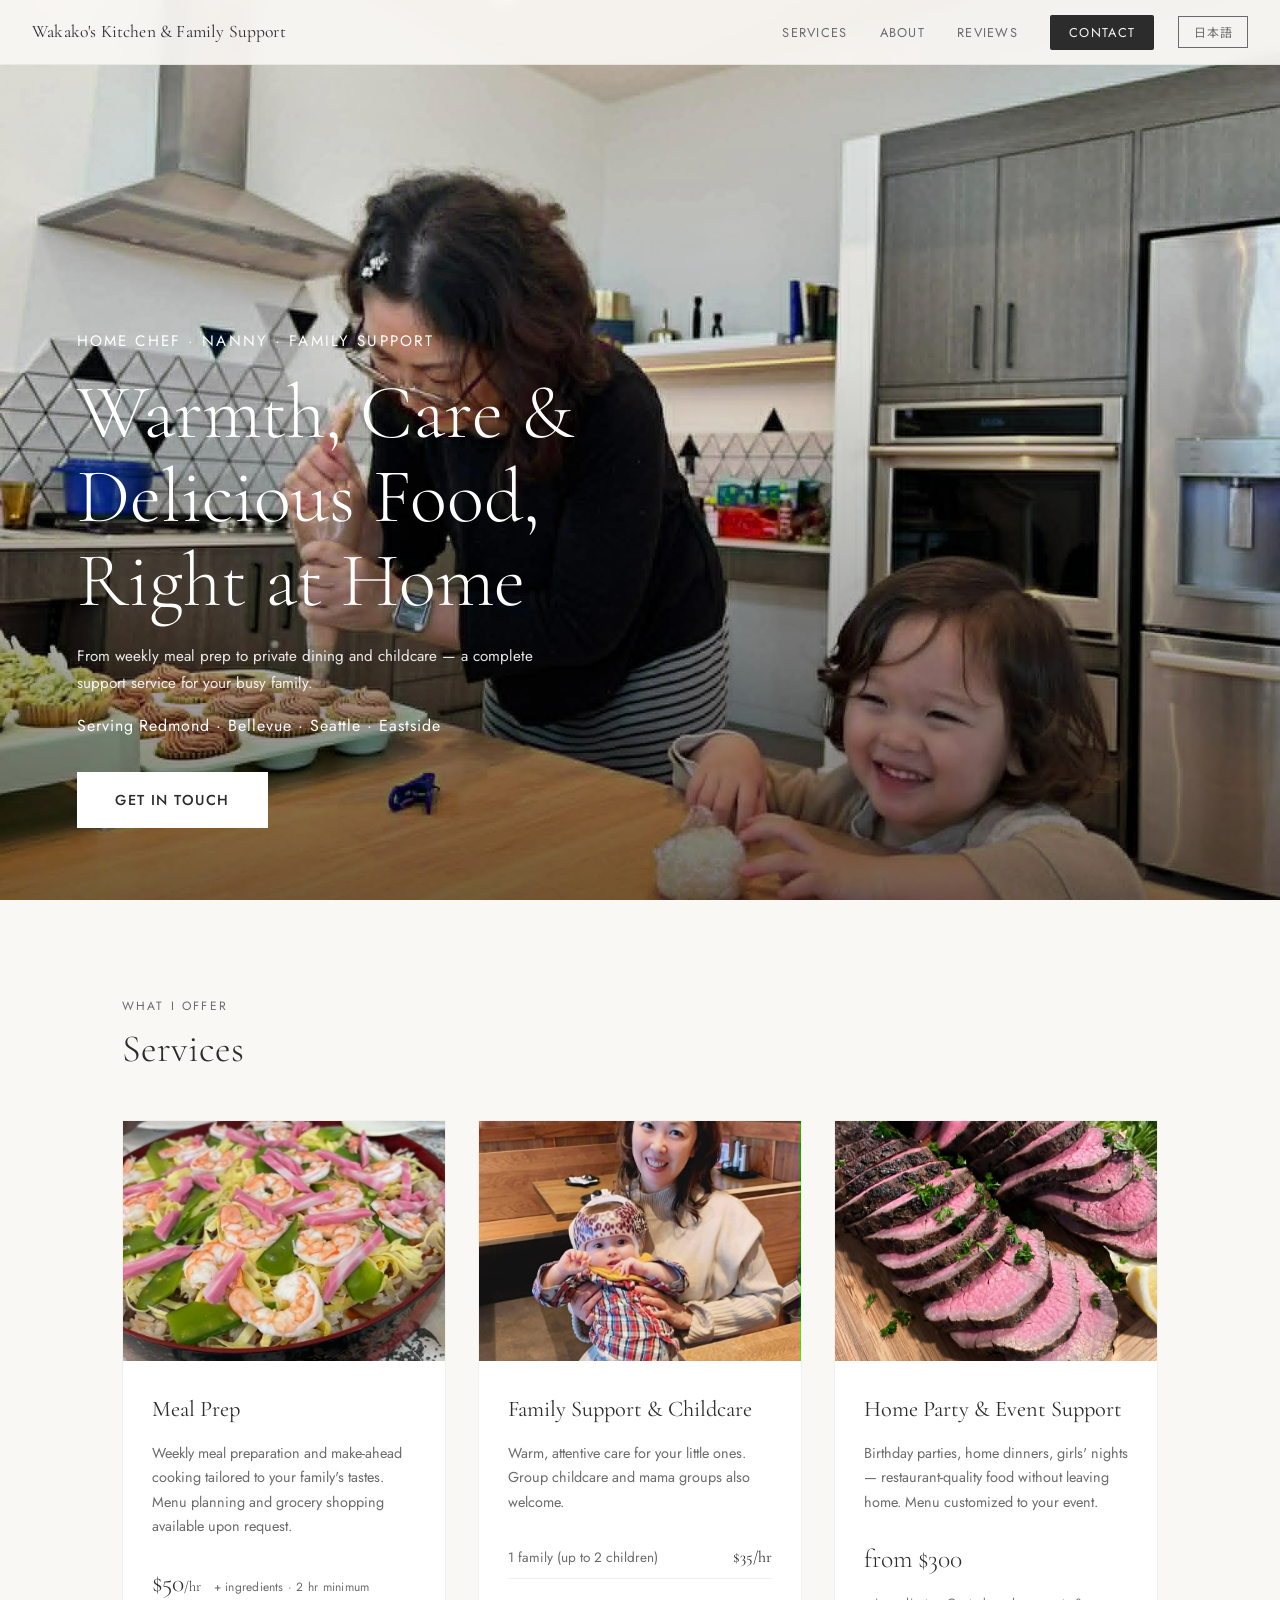
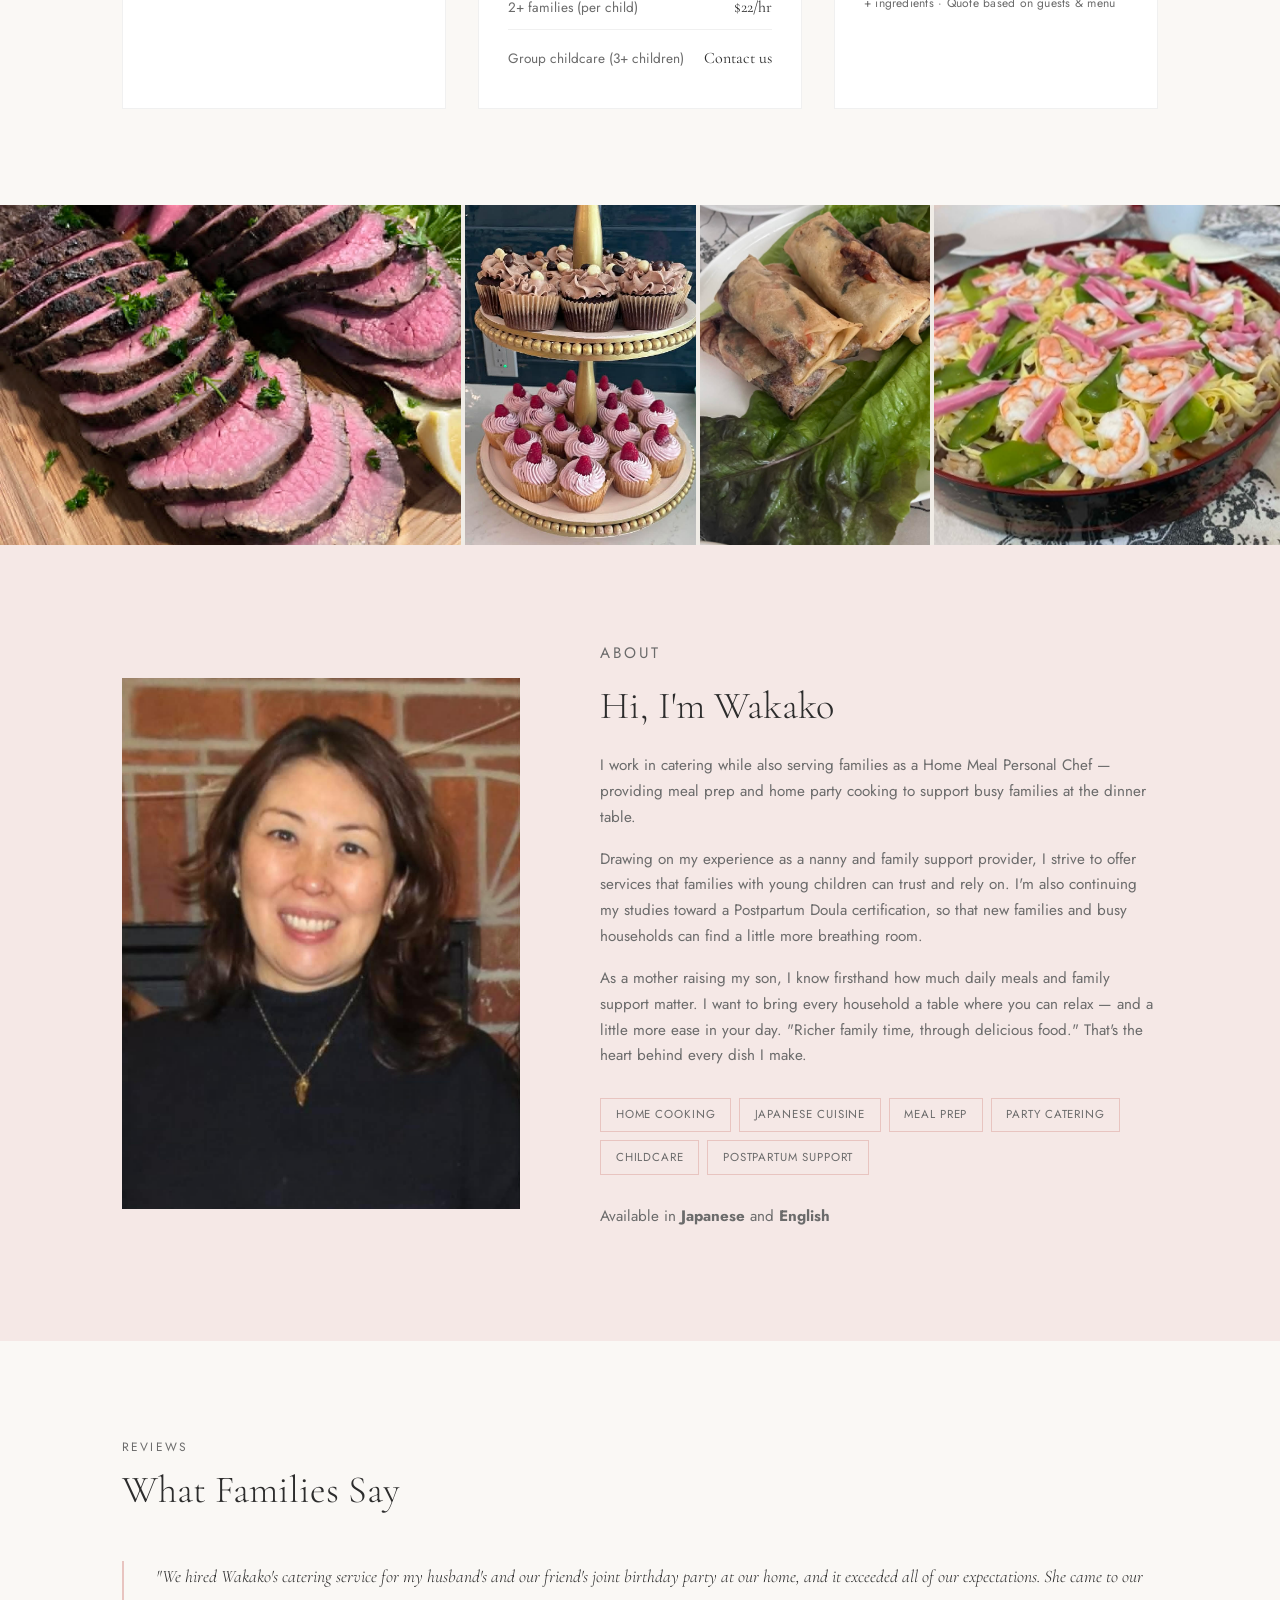
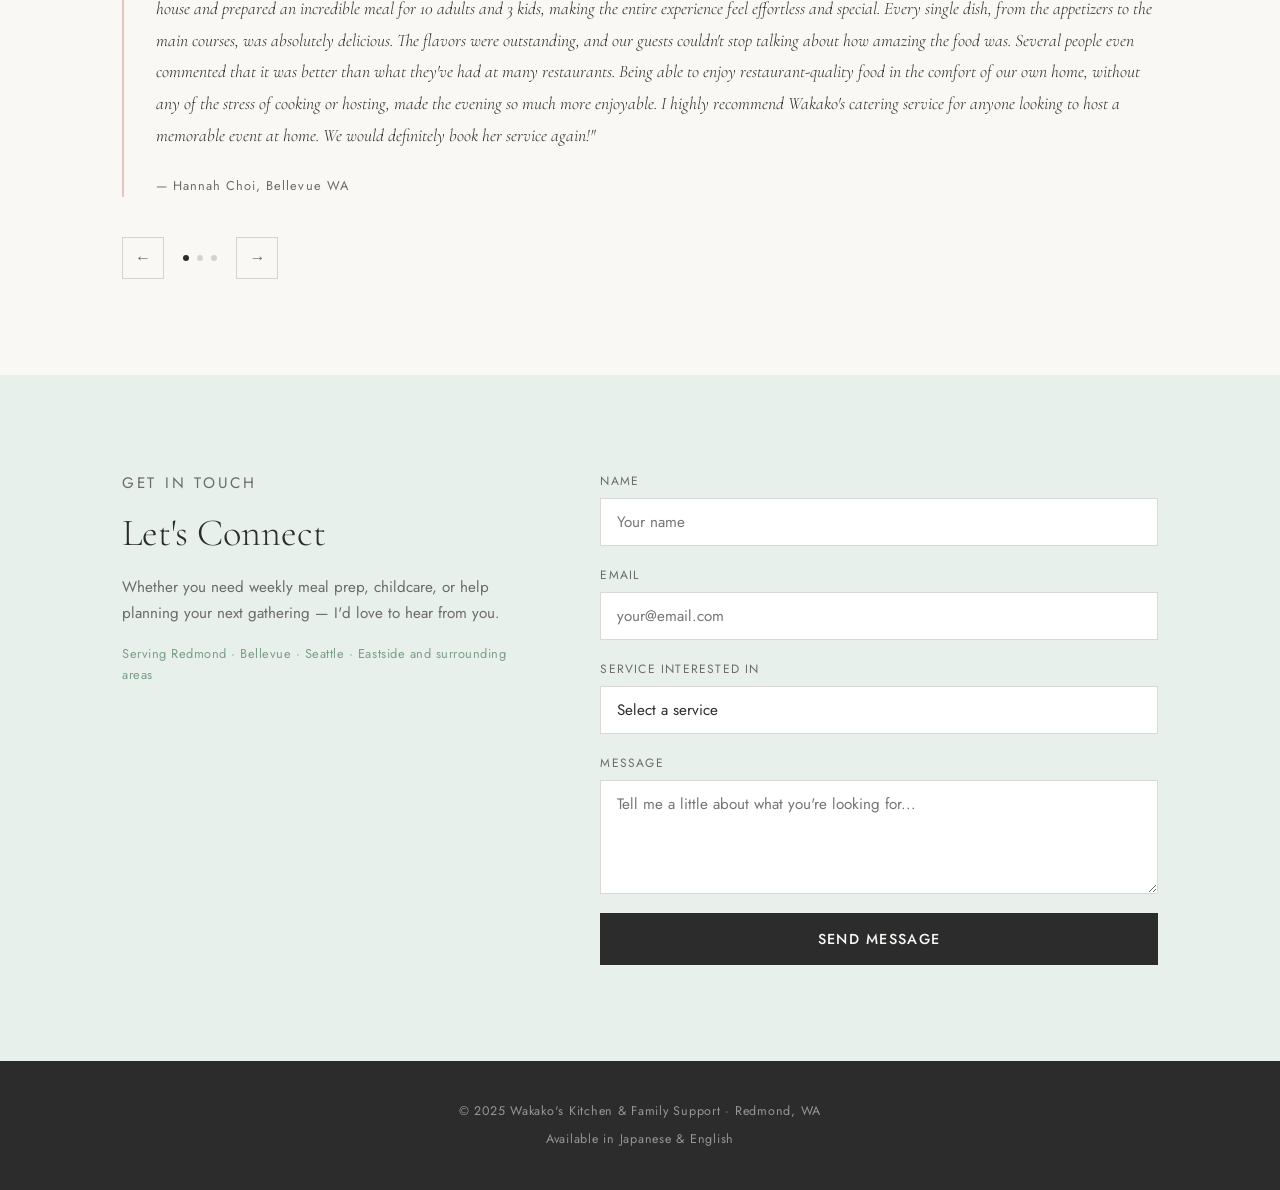
<file: index.html>
<!DOCTYPE html>
<html lang="en">
<head>
  <meta charset="UTF-8">
  <meta name="viewport" content="width=device-width, initial-scale=1.0">
  <title>Wakako's Kitchen & Family Support</title>
  <link rel="preconnect" href="https://fonts.googleapis.com">
  <link rel="preconnect" href="https://fonts.gstatic.com" crossorigin>
  <link href="https://fonts.googleapis.com/css2?family=Cormorant+Garamond:ital,wght@0,300;0,400;0,500;1,300;1,400&family=Jost:wght@300;400;500&family=Noto+Sans+JP:wght@400;500&family=Shippori+Mincho:wght@400;500&display=swap" rel="stylesheet">
  <link rel="stylesheet" href="styles.css?v=2">
</head>
<body>

  <!-- Navigation -->
  <nav class="nav">
    <div class="nav-inner">
      <a href="#home" class="nav-logo">Wakako's Kitchen & Family Support</a>
      <div class="nav-right">
        <ul class="nav-links">
          <li><a href="#services" data-en="Services" data-ja="サービス">Services</a></li>
          <li><a href="#about" data-en="About" data-ja="私について">About</a></li>
          <li><a href="#reviews" data-en="Reviews" data-ja="お客様の声">Reviews</a></li>
          <li><a href="#contact" class="nav-cta" data-en="Contact" data-ja="お問い合わせ">Contact</a></li>
        </ul>
        <button class="lang-toggle" id="langToggle">日本語</button>
      </div>
    </div>
  </nav>

  <!-- Hero -->
  <section id="home" class="hero">
    <div class="hero-image-wrap">
      <img src="images/hero-kitchen.jpg" alt="Wakako decorating cupcakes with a child" class="hero-img">
      <div class="hero-overlay"></div>
    </div>
    <div class="hero-content">
      <p class="hero-tagline"
        data-en="Home Chef · Nanny · Family Support"
        data-ja="ホームシェフ・ナニー・ファミリーサポート">
        Home Chef · Nanny · Family Support
      </p>
      <h1 class="hero-title"
        data-en="Warmth, Care &<br>Delicious Food,<br>Right at Home"
        data-ja="美味しい食事と安心のサポートを、<br>あなたのご自宅へ。">
        Warmth, Care &<br>Delicious Food,<br>Right at Home
      </h1>
      <p class="hero-desc"
        data-en="From weekly meal prep to private dining and childcare — a complete support service for your busy family."
        data-ja="週1回のミールプレップからホームパーティー、チャイルドケアまで。忙しいご家族のためのトータルサポートサービスです。">
        From weekly meal prep to private dining and childcare — a complete support service for your busy family.
      </p>
      <p class="hero-sub"
        data-en="Serving Redmond · Bellevue · Seattle · Eastside"
        data-ja="レドモンド・ベルビュー・シアトル・イーストサイド周辺">
        Serving Redmond · Bellevue · Seattle · Eastside
      </p>
      <a href="#contact" class="btn"
        data-en="Get in Touch"
        data-ja="お問い合わせ">
        Get in Touch
      </a>
    </div>
  </section>

  <!-- Services -->
  <section id="services" class="section services">
    <div class="container">
      <p class="section-label" data-en="What I Offer" data-ja="提供サービス">What I Offer</p>
      <h2 class="section-title" data-en="Services" data-ja="サービス">Services</h2>

      <div class="services-grid">

        <div class="service-card">
          <div class="service-img-wrap">
            <img src="images/chirashi.jpg" alt="Meal prep">
          </div>
          <div class="service-body">
            <h3 data-en="Meal Prep" data-ja="ミールプレップ（作り置き）">Meal Prep</h3>
            <p data-en="Weekly meal preparation and make-ahead cooking tailored to your family's tastes. Menu planning and grocery shopping available upon request."
               data-ja="ご家族の好みに合わせた週ごとの作り置き料理。献立相談・買い物代行も対応いたします。">
              Weekly meal preparation and make-ahead cooking tailored to your family's tastes. Menu planning and grocery shopping available upon request.
            </p>
            <div class="pricing">
              <span class="price">$50<small>/hr</small></span>
              <span class="pricing-note"
                data-en="+ ingredients · 2 hr minimum"
                data-ja="食材費別 · 最低2時間〜">
                + ingredients · 2 hr minimum
              </span>
            </div>
          </div>
        </div>

        <div class="service-card">
          <div class="service-img-wrap">
            <img src="images/nanny-baby.jpg" alt="Family support and childcare">
          </div>
          <div class="service-body">
            <h3 data-en="Family Support & Childcare" data-ja="ファミリーサポート・ベビーシッター">Family Support & Childcare</h3>
            <p data-en="Warm, attentive care for your little ones. Group childcare and mama groups also welcome."
               data-ja="お子様への温かく丁寧なケア。グループチャイルドケアやママ会にも対応しています。">
              Warm, attentive care for your little ones. Group childcare and mama groups also welcome.
            </p>
            <div class="pricing-list"
              data-en="<div class='pricing-row'><span>1 family (up to 2 children)</span><span class='price-val'>$35/hr</span></div><div class='pricing-row'><span>2+ families (per child)</span><span class='price-val'>$22/hr</span></div><div class='pricing-row'><span>Group childcare (3+ children)</span><span class='price-val'>Contact us</span></div>"
              data-ja="<div class='pricing-row'><span>1家族（お子様1〜2人まで）</span><span class='price-val'>$35/時間</span></div><div class='pricing-row'><span>2家族以上（お子様1人あたり）</span><span class='price-val'>$22/時間</span></div><div class='pricing-row'><span>グループチャイルドケア（3人以上）</span><span class='price-val'>応相談</span></div>">
              <div class="pricing-row"><span>1 family (up to 2 children)</span><span class="price-val">$35/hr</span></div>
              <div class="pricing-row"><span>2+ families (per child)</span><span class="price-val">$22/hr</span></div>
              <div class="pricing-row"><span>Group childcare (3+ children)</span><span class="price-val">Contact us</span></div>
            </div>
          </div>
        </div>

        <div class="service-card">
          <div class="service-img-wrap">
            <img src="images/roast-beef.jpg" alt="Home party catering">
          </div>
          <div class="service-body">
            <h3 data-en="Home Party & Event Support" data-ja="ホームパーティー・イベントサポート">Home Party & Event Support</h3>
            <p data-en="Birthday parties, home dinners, girls' nights — restaurant-quality food without leaving home. Menu customized to your event."
               data-ja="バースデーパーティー、ホームディナー、女子会など。レストランクオリティのお料理をご自宅で。メニューはご要望に合わせてカスタマイズします。">
              Birthday parties, home dinners, girls' nights — restaurant-quality food without leaving home. Menu customized to your event.
            </p>
            <div class="pricing">
              <span class="price"
                data-en="from $300"
                data-ja="$300〜">
                from $300
              </span>
              <span class="pricing-note"
                data-en="+ ingredients · Quote based on guests & menu"
                data-ja="＋材料費別途・人数・メニューによりお見積り">
                + ingredients · Quote based on guests &amp; menu
              </span>
            </div>
          </div>
        </div>

      </div>
    </div>
  </section>

  <!-- Food Gallery -->
  <section class="gallery">
    <div class="gallery-grid">
      <div class="gallery-item tall"><img src="images/roast-beef.jpg" alt="Roast beef"></div>
      <div class="gallery-item"><img src="images/cupcakes.jpg" alt="Cupcakes"></div>
      <div class="gallery-item"><img src="images/spring-rolls.jpg" alt="Spring rolls"></div>
      <div class="gallery-item tall"><img src="images/chirashi.jpg" alt="Chirashi sushi"></div>
    </div>
  </section>

  <!-- About -->
  <section id="about" class="section about">
    <div class="container about-inner">
      <div class="about-img-wrap">
        <img src="images/portrait.jpg" alt="Wakako">
      </div>
      <div class="about-text">
        <p class="section-label" data-en="About" data-ja="私について">About</p>
        <h2 class="section-title" data-en="Hi, I'm Wakako" data-ja="はじめまして。Wakakoです。">Hi, I'm Wakako</h2>
        <p data-en="I work in catering while also serving families as a Home Meal Personal Chef — providing meal prep and home party cooking to support busy families at the dinner table."
           data-ja="現在、ケータリング会社で調理の仕事に携わりながら、Home Meal Personal Chef（ご家庭向けパーソナルシェフ）として活動しています。ご家庭向けのミールプレップやホームパーティーのお料理をご提供し、忙しいご家族の食卓づくりをサポートしています。">
          I work in catering while also serving families as a Home Meal Personal Chef — providing meal prep and home party cooking to support busy families at the dinner table.
        </p>
        <p data-en="Drawing on my experience as a nanny and family support provider, I strive to offer services that families with young children can trust and rely on. I'm also continuing my studies toward a Postpartum Doula certification, so that new families and busy households can find a little more breathing room."
           data-ja="また、ナニーやファミリーサポートの経験を活かし、小さなお子さまがいるご家庭にも安心してご利用いただけるサービスを心がけています。現在はPostpartum Doula資格取得に向けて学びを続けながら、忙しいご家庭や産後のご家族が少しでもゆとりある時間を過ごせるようお手伝いしています。">
          Drawing on my experience as a nanny and family support provider, I strive to offer services that families with young children can trust and rely on. I'm also continuing my studies toward a Postpartum Doula certification, so that new families and busy households can find a little more breathing room.
        </p>
        <p data-en="As a mother raising my son, I know firsthand how much daily meals and family support matter. I want to bring every household a table where you can relax — and a little more ease in your day. &ldquo;Richer family time, through delicious food.&rdquo; That's the heart behind every dish I make."
           data-ja="息子を育てる母親として、毎日の食事や家族を支えることの大切さを実感してきました。だからこそ、お客様のご家庭にも「ほっとできる食卓」と「少しのゆとり」をお届けしたいと思っています。「おいしい食事で、家族の時間をもっと豊かに。」そんな想いを大切に、一つひとつ心を込めてお料理をお作りしています。">
          As a mother raising my son, I know firsthand how much daily meals and family support matter. I want to bring every household a table where you can relax — and a little more ease in your day. "Richer family time, through delicious food." That's the heart behind every dish I make.
        </p>
        <div class="about-tags">
          <span data-en="Home Cooking" data-ja="家庭料理">Home Cooking</span>
          <span data-en="Japanese Cuisine" data-ja="日本食">Japanese Cuisine</span>
          <span data-en="Meal Prep" data-ja="作り置き">Meal Prep</span>
          <span data-en="Party Catering" data-ja="パーティー料理">Party Catering</span>
          <span data-en="Childcare" data-ja="チャイルドケア">Childcare</span>
          <span data-en="Postpartum Support" data-ja="産後サポート">Postpartum Support</span>
        </div>
        <p class="about-lang" data-en="Available in <strong>Japanese</strong> and <strong>English</strong>" data-ja="<strong>日本語</strong>・<strong>英語</strong>対応可能">
          Available in <strong>Japanese</strong> and <strong>English</strong>
        </p>
      </div>
    </div>
  </section>

  <!-- Reviews -->
  <section id="reviews" class="section reviews">
    <div class="container">
      <p class="section-label" data-en="Reviews" data-ja="お客様の声">Reviews</p>
      <h2 class="section-title" data-en="What Families Say" data-ja="ご利用いただいたご家族より">What Families Say</h2>

      <div class="carousel">
        <div class="carousel-track" id="carouselTrack">

          <!-- Review 1: Hannah -->
          <div class="review-card">
            <p class="review-text"
              data-en='"We hired Wakako\'s catering service for my husband\'s and our friend\'s joint birthday party at our home, and it exceeded all of our expectations. She came to our house and prepared an incredible meal for 10 adults and 3 kids, making the entire experience feel effortless and special. Every single dish, from the appetizers to the main courses, was absolutely delicious. The flavors were outstanding, and our guests couldn\'t stop talking about how amazing the food was. Several people even commented that it was better than what they\'ve had at many restaurants. Being able to enjoy restaurant-quality food in the comfort of our own home, without any of the stress of cooking or hosting, made the evening so much more enjoyable. I highly recommend Wakako\'s catering service for anyone looking to host a memorable event at home. We would definitely book her service again!"'
              data-ja="「夫と友人の合同誕生日パーティーのためにWakakoさんのケータリングをお願いしました。大人10名・子ども3名分のお料理を自宅で作っていただき、期待をはるかに超える素晴らしい体験でした。前菜からメインまで、すべてのお料理が本当に美味しく、多くのゲストが『レストランより美味しい』と話していました。自宅でレストランクオリティの食事が楽しめて、しかも料理や接待のストレスが一切なかったのが最高でした。記念になるホームパーティーを考えている方にぜひおすすめします。また絶対にお願いしたいです！」">
              "We hired Wakako's catering service for my husband's and our friend's joint birthday party at our home, and it exceeded all of our expectations. She came to our house and prepared an incredible meal for 10 adults and 3 kids, making the entire experience feel effortless and special. Every single dish, from the appetizers to the main courses, was absolutely delicious. The flavors were outstanding, and our guests couldn't stop talking about how amazing the food was. Several people even commented that it was better than what they've had at many restaurants. Being able to enjoy restaurant-quality food in the comfort of our own home, without any of the stress of cooking or hosting, made the evening so much more enjoyable. I highly recommend Wakako's catering service for anyone looking to host a memorable event at home. We would definitely book her service again!"
            </p>
            <p class="review-author">— Hannah Choi, Bellevue WA</p>
          </div>

          <!-- Review 2: Yuki -->
          <div class="review-card">
            <p class="review-text"
              data-en='"I\'ve had Wakako cook for several small parties. Whenever I was unsure what to serve, she offered suggestions across a wide range of cuisines and guided me to the best choice while incorporating my wishes. Every dish she makes would take too much time and effort for me to prepare myself, yet she creates them quickly — and the result is restaurant-quality in both presentation and taste. I\'m always impressed. Going forward, I\'d love to have her prepare not just party food, but everyday meal-prep too. Balancing work and childcare is tough, but I truly believe Wakako\'s support will help me get through it."'
              data-ja="「何度か少人数のパーティーでお料理を作って頂きました。何が食べたいか迷っていたら幅広いジャンルから提案して下さいますし、希望も取り入れて一番良い選択肢に導いてくれます。作って頂く料理はどれも自分では手間や時間が掛かりすぎるものでも、Wakakoさんは短時間で作れますし、出来上がりはレストラン並の見た目と味で、毎度毎度感激させられます。これからはパーティー料理だけではなく、普段食べる作り置き料理もたくさん作って頂きたいです。仕事と子育ての両立は難しいですが、Wakakoさんのサポートのおかげでなんとかやっていけると信じています。」">
              "I've had Wakako cook for several small parties. Whenever I was unsure what to serve, she offered suggestions across a wide range of cuisines and guided me to the best choice while incorporating my wishes. Every dish she makes would take too much time and effort for me to prepare myself, yet she creates them quickly — and the result is restaurant-quality in both presentation and taste. I'm always impressed. Going forward, I'd love to have her prepare not just party food, but everyday meal-prep too. Balancing work and childcare is tough, but I truly believe Wakako's support will help me get through it."
            </p>
            <p class="review-author">— Yuki Cato, Seattle WA</p>
          </div>

          <!-- Review 3: Mika -->
          <div class="review-card">
            <p class="review-text"
              data-en='"I started asking Wakako for help as a sitter when my second child was born. She always put me and my baby first, and I could leave everything in her hands with complete peace of mind. As my children grew, I began asking her for housekeeping help too — mainly cooking — and she still comes about twice a month to prepare dinner. My two kids have completely warmed up to Wakako, and our whole family trusts her deeply. She is truly someone you can rely on."'
              data-ja="「第二子の出産をきっかけに、シッターとしてWakakoさんにお願いするようになりました。常に母親である私や赤ちゃんのことを第一に考えてくださり、安心してお任せすることができました。子どもが成長してからは、家事代行（主にお料理）もお願いするようになり、現在も月に2回ほど夕食作りに来ていただいています。今では2人の子どもたちもすっかりWakakoさんに懐いており、家族みんなが信頼を寄せている、とても信頼のおける方です。」">
              "I started asking Wakako for help as a sitter when my second child was born. She always put me and my baby first, and I could leave everything in her hands with complete peace of mind. As my children grew, I began asking her for housekeeping help too — mainly cooking — and she still comes about twice a month to prepare dinner. My two kids have completely warmed up to Wakako, and our whole family trusts her deeply. She is truly someone you can rely on."
            </p>
            <p class="review-author">— M.S., Redmond WA</p>
          </div>

          <!-- Review 4: RJ placeholder (hidden until review received) -->
          <!-- <div class="review-card">
            <p class="review-text"
              data-en='"[RJ\'s review coming soon]"'
              data-ja="「（RJさんのレビュー、近日掲載予定）」">
              "[RJ's review coming soon]"
            </p>
            <p class="review-author">— RJ, Eastside WA</p>
          </div> -->

        </div>

        <div class="carousel-controls">
          <button class="carousel-btn" id="prevBtn" aria-label="Previous">&#8592;</button>
          <div class="carousel-dots" id="carouselDots"></div>
          <button class="carousel-btn" id="nextBtn" aria-label="Next">&#8594;</button>
        </div>
      </div>
    </div>
  </section>

  <!-- Contact -->
  <section id="contact" class="section contact">
    <div class="container contact-inner">
      <div class="contact-text">
        <p class="section-label" data-en="Get in Touch" data-ja="お問い合わせ">Get in Touch</p>
        <h2 class="section-title" data-en="Let's Connect" data-ja="お気軽にご連絡ください">Let's Connect</h2>
        <p data-en="Whether you need weekly meal prep, childcare, or help planning your next gathering — I'd love to hear from you."
           data-ja="ミールプレップ、チャイルドケア、パーティーのご相談など、どんなことでもお気軽にどうぞ。">
          Whether you need weekly meal prep, childcare, or help planning your next gathering — I'd love to hear from you.
        </p>
        <p class="contact-area"
          data-en="Serving Redmond · Bellevue · Seattle · Eastside and surrounding areas"
          data-ja="レドモンド・ベルビュー・シアトル・イーストサイド周辺（その他エリアはご相談ください）">
          Serving Redmond · Bellevue · Seattle · Eastside and surrounding areas
        </p>
      </div>
      <div>
      <div id="form-success" style="display:none; padding: 2rem; background:#fff; border-left: 3px solid var(--green); margin-top: 1rem;">
        <p style="font-family: var(--serif); font-size: 1.3rem; font-weight:300; margin-bottom:0.5rem;" data-en="Thank you for reaching out!" data-ja="お問い合わせありがとうございます！">Thank you for reaching out!</p>
        <p style="font-size:0.9rem; color: var(--mid); margin-bottom:1.5rem;" data-en="Wakako will be in touch with you soon." data-ja="近日中にご連絡いたします。">Wakako will be in touch with you soon.</p>
        <button onclick="document.getElementById('contactForm').reset(); document.getElementById('contactForm').style.display='flex'; document.getElementById('form-success').style.display='none';" class="btn" style="font-size:0.8rem; padding:0.7rem 1.6rem;" data-en="Send Another Message" data-ja="もう一件送る">Send Another Message</button>
      </div>
      <form class="contact-form" id="contactForm" action="https://formspree.io/f/mlgyrzwj" method="POST">
        <input type="hidden" name="_subject" value="【Wakako's Kitchen HP】お問い合わせが届きました">
        <input type="hidden" name="source" value="Wakako's Kitchen & Family Support Website">
        <div class="form-group">
          <label for="name" data-en="Name" data-ja="お名前">Name</label>
          <input type="text" id="name" name="name" required
            data-en-placeholder="Your name"
            data-ja-placeholder="お名前"
            placeholder="Your name">
        </div>
        <div class="form-group">
          <label for="email" data-en="Email" data-ja="メールアドレス">Email</label>
          <input type="email" id="email" name="email" required
            data-en-placeholder="your@email.com"
            data-ja-placeholder="メールアドレス"
            placeholder="your@email.com">
        </div>
        <div class="form-group">
          <label for="service"
            data-en="Service Interested In"
            data-ja="ご希望のサービス">
            Service Interested In
          </label>
          <select id="service" name="service">
            <option value="" data-en="Select a service" data-ja="サービスを選択">Select a service</option>
            <option value="meal-prep" data-en="Meal Prep" data-ja="ミールプレップ">Meal Prep</option>
            <option value="childcare" data-en="Family Support & Childcare" data-ja="ファミリーサポート・ベビーシッター">Family Support & Childcare</option>
            <option value="party" data-en="Home Party & Event" data-ja="ホームパーティー・イベント">Home Party & Event</option>
            <option value="other" data-en="Other / Not Sure Yet" data-ja="その他・未定">Other / Not Sure Yet</option>
          </select>
        </div>
        <div class="form-group">
          <label for="message" data-en="Message" data-ja="メッセージ">Message</label>
          <textarea id="message" name="message" rows="4"
            data-en-placeholder="Tell me a little about what you're looking for..."
            data-ja-placeholder="ご要望・ご相談内容をお気軽にどうぞ"
            placeholder="Tell me a little about what you're looking for..."></textarea>
        </div>
        <button type="submit" class="btn"
          data-en="Send Message"
          data-ja="送信する">
          Send Message
        </button>
      </form>
      </div>
    </div>
  </section>

  <!-- Footer -->
  <footer class="footer">
    <p>© 2025 Wakako's Kitchen & Family Support · Redmond, WA</p>
    <p data-en="Available in Japanese & English" data-ja="日本語・英語対応可能">Available in Japanese & English</p>
  </footer>

  <script>
    // Carousel
    const track = document.getElementById('carouselTrack');
    const cards = track.querySelectorAll('.review-card');
    const dotsContainer = document.getElementById('carouselDots');
    let current = 0;

    cards.forEach((_, i) => {
      const dot = document.createElement('button');
      dot.className = 'carousel-dot' + (i === 0 ? ' active' : '');
      dot.addEventListener('click', () => goTo(i));
      dotsContainer.appendChild(dot);
    });

    function goTo(n) {
      current = (n + cards.length) % cards.length;
      track.style.transform = `translateX(-${current * 100}%)`;
      track.style.transition = 'transform 0.4s ease';
      dotsContainer.querySelectorAll('.carousel-dot').forEach((d, i) =>
        d.classList.toggle('active', i === current));
    }

    document.getElementById('prevBtn').addEventListener('click', () => goTo(current - 1));
    document.getElementById('nextBtn').addEventListener('click', () => goTo(current + 1));

    // Swipe support
    let startX = 0;
    track.addEventListener('touchstart', e => startX = e.touches[0].clientX);
    track.addEventListener('touchend', e => {
      const diff = startX - e.changedTouches[0].clientX;
      if (Math.abs(diff) > 50) goTo(current + (diff > 0 ? 1 : -1));
    });

    // Contact form AJAX submit
    const contactForm = document.getElementById('contactForm');
    const formSuccess = document.getElementById('form-success');
    contactForm.addEventListener('submit', async (e) => {
      e.preventDefault();
      const btn = contactForm.querySelector('button[type="submit"]');
      btn.disabled = true;
      try {
        const res = await fetch(contactForm.action, {
          method: 'POST',
          body: new FormData(contactForm),
          headers: { 'Accept': 'application/json' }
        });
        if (res.ok) {
          contactForm.style.display = 'none';
          formSuccess.style.display = 'block';
          if (currentLang === 'ja') applyLang('ja');
        } else {
          btn.disabled = false;
          alert('送信に失敗しました。もう一度お試しください。');
        }
      } catch {
        btn.disabled = false;
        alert('送信に失敗しました。もう一度お試しください。');
      }
    });

    // Lang toggle
    const toggle = document.getElementById('langToggle');
    let currentLang = 'en';

    toggle.addEventListener('click', () => {
      currentLang = currentLang === 'en' ? 'ja' : 'en';
      toggle.textContent = currentLang === 'en' ? '日本語' : 'English';
      document.documentElement.lang = currentLang === 'en' ? 'en' : 'ja';
      applyLang(currentLang);
    });

    function applyLang(lang) {
      // Text content elements
      document.querySelectorAll('[data-en][data-ja]').forEach(el => {
        if (el.tagName === 'INPUT' || el.tagName === 'TEXTAREA') return;
        const text = el.getAttribute('data-' + lang);
        if (text) el.innerHTML = text;
      });

      // Placeholders
      document.querySelectorAll('[data-en-placeholder]').forEach(el => {
        el.placeholder = el.getAttribute('data-' + lang + '-placeholder') || el.placeholder;
      });

      // Select options
      document.querySelectorAll('option[data-en]').forEach(opt => {
        const text = opt.getAttribute('data-' + lang);
        if (text) opt.textContent = text;
      });
    }
  </script>

</body>
</html>
</file>
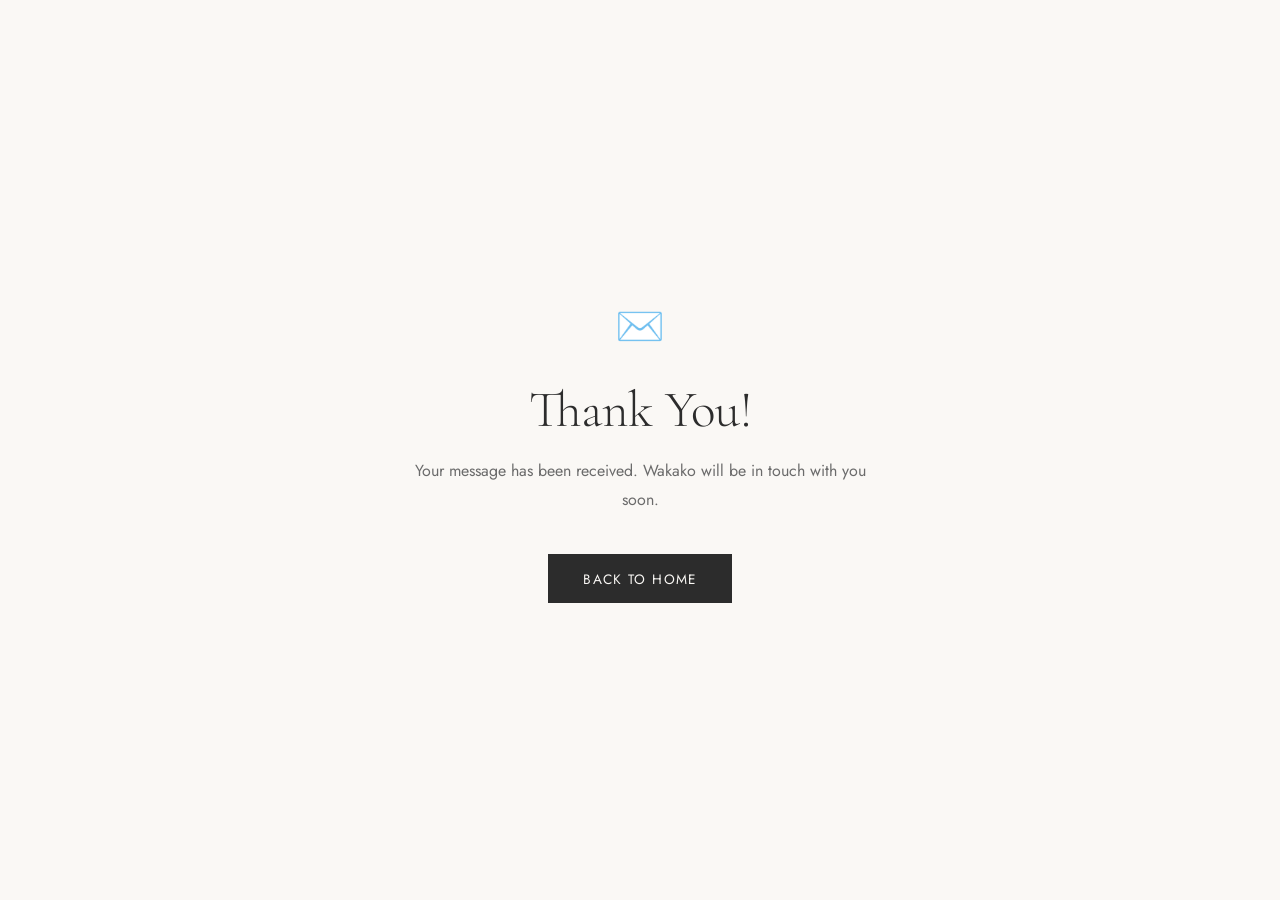
<file: thank-you.html>
<!DOCTYPE html>
<html lang="en">
<head>
<meta charset="UTF-8">
<meta name="viewport" content="width=device-width, initial-scale=1.0">
<title>Thank You — Wakako's Kitchen & Family Support</title>
<link rel="preconnect" href="https://fonts.googleapis.com">
<link rel="preconnect" href="https://fonts.gstatic.com" crossorigin>
<link href="https://fonts.googleapis.com/css2?family=Cormorant+Garamond:wght@300;400&family=Jost:wght@300;400&display=swap" rel="stylesheet">
<style>
  * { box-sizing: border-box; margin: 0; padding: 0; }
  body {
    font-family: 'Jost', sans-serif;
    background: #faf8f5;
    color: #2c2c2c;
    min-height: 100vh;
    display: flex;
    flex-direction: column;
    align-items: center;
    justify-content: center;
    padding: 2rem;
    text-align: center;
  }
  .icon { font-size: 2.5rem; margin-bottom: 1.5rem; }
  h1 {
    font-family: 'Cormorant Garamond', serif;
    font-size: clamp(2rem, 5vw, 3.2rem);
    font-weight: 300;
    margin-bottom: 1rem;
  }
  p {
    font-size: 1rem;
    color: #6b6b6b;
    line-height: 1.8;
    max-width: 480px;
    margin-bottom: 2.5rem;
  }
  a {
    display: inline-block;
    background: #2c2c2c;
    color: #faf8f5;
    padding: 0.9rem 2.2rem;
    font-family: 'Jost', sans-serif;
    font-size: 0.85rem;
    letter-spacing: 0.1em;
    text-transform: uppercase;
    text-decoration: none;
    transition: background 0.2s;
  }
  a:hover { background: #444; }
</style>
</head>
<body>
  <div class="icon">✉️</div>
  <h1>Thank You!</h1>
  <p>Your message has been received. Wakako will be in touch with you soon.</p>
  <a href="https://misakiniinomi.github.io/Wakako-website/">Back to Home</a>
</body>
</html>
</file>
<file: styles.css>
/* ── Japanese font overrides ── */
:lang(ja) body {
  font-family: var(--sans-ja);
  font-weight: 400;
  letter-spacing: 0.02em;
  line-height: 1.9;
}

:lang(ja) .hero-title,
:lang(ja) .section-title,
:lang(ja) .service-body h3 {
  font-family: var(--serif-ja);
  font-weight: 400;
  letter-spacing: 0.12em;
}

:lang(ja) .review-text {
  font-family: var(--sans-ja);
  font-weight: 400;
  font-style: normal;
  letter-spacing: 0.02em;
}

:lang(ja) .hero-desc,
:lang(ja) .hero-tagline,
:lang(ja) .section-label,
:lang(ja) .pricing-note,
:lang(ja) .about-lang,
:lang(ja) .about-tags span,
:lang(ja) .nav-links a,
:lang(ja) .btn,
:lang(ja) .review-author,
:lang(ja) .contact-area {
  font-family: var(--sans-ja);
  letter-spacing: 0.02em;
}

/* ── Reset & Base ── */
*, *::before, *::after { box-sizing: border-box; margin: 0; padding: 0; }

:root {
  --pink:    #e8c4c0;
  --pink-lt: #f5e8e6;
  --green:   #7a9e87;
  --green-lt:#e8f0eb;
  --blue:    #8aaab8;
  --cream:   #faf8f5;
  --dark:    #2c2c2c;
  --mid:     #6b6b6b;
  --light:   #f0ece6;
  --serif:   'Cormorant Garamond', 'Noto Serif JP', Georgia, serif;
  --sans:    'Jost', 'Noto Sans JP', system-ui, sans-serif;
  --serif-ja: 'Shippori Mincho', 'Hiragino Mincho ProN', 'Yu Mincho', serif;
  --sans-ja:  'Noto Sans JP', 'Hiragino Kaku Gothic ProN', sans-serif;
}

html { scroll-behavior: smooth; }

body {
  font-family: var(--sans);
  color: var(--dark);
  background: var(--cream);
  font-size: 16px;
  line-height: 1.7;
}

img { display: block; width: 100%; height: 100%; object-fit: cover; }

a { text-decoration: none; color: inherit; }

/* ── Nav ── */
.nav {
  position: fixed;
  top: 0; left: 0; right: 0;
  z-index: 100;
  background: rgba(250, 248, 245, 0.92);
  backdrop-filter: blur(8px);
  border-bottom: 1px solid rgba(0,0,0,0.06);
}

.nav-inner {
  width: 100%;
  padding: 0 2rem;
  height: 64px;
  display: flex;
  align-items: center;
  justify-content: space-between;
}

.nav-logo {
  font-family: var(--serif);
  font-size: 1.1rem;
  font-weight: 400;
  letter-spacing: 0.01em;
  color: var(--dark);
}

.nav-right {
  display: flex;
  align-items: center;
  gap: 1.5rem;
}

.nav-links {
  list-style: none;
  display: flex;
  gap: 2rem;
  align-items: center;
}

.nav-links a {
  font-size: 0.8rem;
  font-weight: 400;
  letter-spacing: 0.1em;
  text-transform: uppercase;
  color: var(--mid);
  transition: color 0.2s;
}

.nav-links a:hover { color: var(--dark); }

.nav-cta {
  background: var(--dark) !important;
  color: var(--cream) !important;
  padding: 0.5rem 1.2rem;
  border-radius: 2px;
}

.lang-toggle {
  background: none;
  border: 1px solid var(--mid);
  color: var(--mid);
  font-family: var(--sans);
  font-size: 0.75rem;
  letter-spacing: 0.08em;
  padding: 0.35rem 0.9rem;
  cursor: pointer;
  transition: border-color 0.2s, color 0.2s;
}
.lang-toggle:hover {
  border-color: var(--dark);
  color: var(--dark);
}

/* ── Buttons ── */
.btn {
  display: inline-block;
  background: #fff;
  color: var(--dark);
  padding: 1rem 2.4rem;
  font-family: var(--sans);
  font-size: 0.9rem;
  font-weight: 500;
  letter-spacing: 0.1em;
  text-transform: uppercase;
  border: none;
  cursor: pointer;
  transition: background 0.2s, color 0.2s;
}
.btn:hover { background: var(--pink-lt); }

.contact .btn {
  background: var(--dark);
  color: var(--cream);
}
.contact .btn:hover { background: #444; }

/* ── Hero ── */
.hero {
  position: relative;
  height: 100vh;
  min-height: 600px;
  display: flex;
  align-items: flex-end;
  padding-bottom: 8vh;
}

.hero-image-wrap {
  position: absolute;
  inset: 0;
}

.hero-img {
  width: 100%;
  height: 100%;
  object-fit: cover;
  object-position: center 20%;
}

.hero-overlay {
  position: absolute;
  inset: 0;
  background: linear-gradient(
    to bottom,
    rgba(0,0,0,0.05) 0%,
    rgba(0,0,0,0.1) 40%,
    rgba(0,0,0,0.55) 100%
  );
}

.hero-content {
  position: relative;
  z-index: 2;
  padding: 0 6vw;
  color: #fff;
}

.hero-tagline {
  font-size: 0.95rem;
  letter-spacing: 0.14em;
  text-transform: uppercase;
  opacity: 1;
  margin-bottom: 1rem;
}

.hero-title {
  font-family: var(--serif);
  font-size: clamp(2.8rem, 6vw, 5rem);
  font-weight: 300;
  line-height: 1.1;
  margin-bottom: 1.2rem;
}

.hero-desc {
  font-size: 0.95rem;
  line-height: 1.75;
  opacity: 0.9;
  margin-bottom: 1rem;
  max-width: 480px;
}

.hero-sub {
  font-size: 1rem;
  letter-spacing: 0.06em;
  opacity: 1;
  margin-bottom: 2rem;
}

/* ── Sections ── */
.section { padding: 6rem 0; }

.container {
  max-width: 1100px;
  margin: 0 auto;
  padding: 0 2rem;
}

.section-label {
  font-size: 0.75rem;
  letter-spacing: 0.18em;
  text-transform: uppercase;
  color: var(--mid);
  margin-bottom: 0.6rem;
}

.section-title {
  font-family: var(--serif);
  font-size: 2.4rem;
  font-weight: 300;
  line-height: 1.2;
  margin-bottom: 3rem;
}

/* ── Services ── */
.services { background: var(--cream); }

.services-grid {
  display: grid;
  grid-template-columns: repeat(3, 1fr);
  gap: 2rem;
}

.service-card {
  background: #fff;
  border: 1px solid rgba(0,0,0,0.06);
  overflow: hidden;
}

.service-img-wrap {
  height: 240px;
  overflow: hidden;
}

.service-img-wrap img {
  transition: transform 0.5s ease;
}
.service-card:hover .service-img-wrap img {
  transform: scale(1.03);
}

.service-body {
  padding: 1.8rem;
}

.service-body h3 {
  font-family: var(--serif);
  font-size: 1.4rem;
  font-weight: 400;
  margin-bottom: 0.8rem;
}

.service-body p {
  font-size: 0.9rem;
  color: var(--mid);
  line-height: 1.7;
  margin-bottom: 1.4rem;
}

.pricing {
  display: flex;
  align-items: baseline;
  gap: 0.8rem;
  flex-wrap: wrap;
}

.price {
  font-family: var(--serif);
  font-size: 1.6rem;
  font-weight: 300;
}

.price small { font-size: 0.9rem; }

.pricing-note {
  font-size: 0.75rem;
  color: var(--mid);
  letter-spacing: 0.02em;
}

/* ── Gallery ── */
.gallery { background: var(--light); padding: 0; }

.gallery-grid {
  display: grid;
  grid-template-columns: 2fr 1fr 1fr 1.5fr;
  grid-template-rows: 340px;
  gap: 4px;
}

.gallery-item { overflow: hidden; }
.gallery-item img { transition: transform 0.5s ease; }
.gallery-item:hover img { transform: scale(1.04); }

/* ── About ── */
.about { background: var(--pink-lt); }

.about-inner {
  display: grid;
  grid-template-columns: 1fr 1.4fr;
  gap: 5rem;
  align-items: center;
}

.about-img-wrap {
  aspect-ratio: 3/4;
  overflow: hidden;
}

.about-text .section-title { margin-bottom: 1.5rem; }

.about-text p {
  font-size: 0.95rem;
  color: var(--mid);
  margin-bottom: 1rem;
}

.about-tags {
  display: flex;
  flex-wrap: wrap;
  gap: 0.5rem;
  margin: 1.8rem 0;
}

.about-tags span {
  font-size: 0.72rem;
  letter-spacing: 0.08em;
  text-transform: uppercase;
  padding: 0.4rem 0.9rem;
  border: 1px solid var(--pink);
  color: var(--mid);
}

.about-lang {
  font-size: 0.85rem;
  color: var(--mid);
}

/* ── Reviews ── */
.reviews { background: var(--cream); }

.reviews-grid { max-width: 760px; }

.review-card {
  border-left: 2px solid var(--pink);
  padding-left: 2rem;
}

.review-text {
  font-family: var(--serif);
  font-size: 1.1rem;
  font-style: italic;
  font-weight: 300;
  line-height: 1.8;
  color: var(--dark);
  margin-bottom: 1rem;
}

.review-author {
  font-size: 0.8rem;
  letter-spacing: 0.08em;
  color: var(--mid);
  margin-top: 1.5rem;
}

/* ── Contact ── */
.contact { background: var(--green-lt); }

.contact-inner {
  display: grid;
  grid-template-columns: 1fr 1.4fr;
  gap: 5rem;
  align-items: start;
}

.contact-text .section-title { margin-bottom: 1.2rem; }

.contact-text p {
  font-size: 0.95rem;
  color: var(--mid);
  margin-bottom: 0.8rem;
}

.contact-area {
  font-size: 0.8rem !important;
  letter-spacing: 0.04em;
  color: var(--green) !important;
  margin-top: 1rem !important;
}

.contact-form { display: flex; flex-direction: column; gap: 1.2rem; }

.form-group { display: flex; flex-direction: column; gap: 0.4rem; }

.form-group label {
  font-size: 0.75rem;
  letter-spacing: 0.1em;
  text-transform: uppercase;
  color: var(--mid);
}

.form-group input,
.form-group select,
.form-group textarea {
  font-family: var(--sans);
  font-size: 0.95rem;
  padding: 0.75rem 1rem;
  border: 1px solid rgba(0,0,0,0.15);
  background: #fff;
  color: var(--dark);
  outline: none;
  transition: border-color 0.2s;
  -webkit-appearance: none;
}

.form-group input:focus,
.form-group select:focus,
.form-group textarea:focus {
  border-color: var(--green);
}

.form-group textarea { resize: vertical; }

/* ── Pricing list ── */
.pricing-list {
  display: flex;
  flex-direction: column;
  gap: 0.5rem;
  margin-top: 0.5rem;
}

.pricing-row {
  display: flex;
  justify-content: space-between;
  align-items: baseline;
  font-size: 0.85rem;
  padding: 0.45rem 0;
  border-bottom: 1px solid rgba(0,0,0,0.06);
  gap: 1rem;
}

.pricing-row:last-child { border-bottom: none; }

.pricing-row span:first-child { color: var(--mid); }

.price-val {
  font-family: var(--serif);
  font-size: 1rem;
  white-space: nowrap;
  color: var(--dark);
}

/* ── Carousel ── */
.carousel { position: relative; overflow: hidden; }

.carousel-track {
  display: flex;
  width: 100%;
}

.review-card {
  min-width: 100%;
  width: 100%;
  flex-shrink: 0;
  border-left: 2px solid var(--pink);
  padding-left: 2rem;
  box-sizing: border-box;
}

.carousel-controls {
  display: flex;
  align-items: center;
  gap: 1.2rem;
  margin-top: 2.5rem;
}

.carousel-btn {
  background: none;
  border: 1px solid rgba(0,0,0,0.15);
  width: 42px;
  height: 42px;
  font-size: 1rem;
  cursor: pointer;
  color: var(--mid);
  transition: border-color 0.2s, color 0.2s;
  display: flex;
  align-items: center;
  justify-content: center;
}
.carousel-btn:hover { border-color: var(--dark); color: var(--dark); }

.carousel-dots {
  display: flex;
  gap: 0.5rem;
}

.carousel-dot {
  width: 6px;
  height: 6px;
  border-radius: 50%;
  background: rgba(0,0,0,0.15);
  border: none;
  cursor: pointer;
  padding: 0;
  transition: background 0.2s;
}
.carousel-dot.active { background: var(--dark); }

/* ── Footer ── */
.footer {
  background: var(--dark);
  color: rgba(255,255,255,0.5);
  text-align: center;
  padding: 2.5rem 2rem;
  font-size: 0.78rem;
  letter-spacing: 0.06em;
  display: flex;
  flex-direction: column;
  gap: 0.4rem;
}

/* ── Responsive ── */
@media (max-width: 900px) {
  .hero-tagline { font-size: 0.78rem; letter-spacing: 0.08em; }
  .nav-inner { padding: 0 1rem !important; }
  .nav-logo { font-size: 0.78rem !important; white-space: nowrap !important; overflow: hidden; text-overflow: ellipsis; flex: 1; min-width: 0; }
  .lang-toggle { font-size: 0.7rem !important; padding: 0.3rem 0.65rem !important; flex-shrink: 0; }
  .services-grid { grid-template-columns: 1fr; }
  .gallery-grid {
    grid-template-columns: 1fr 1fr;
    grid-template-rows: 220px 220px;
  }
  .about-inner { grid-template-columns: 1fr; gap: 3rem; }
  .about-img-wrap { aspect-ratio: 4/3; max-height: 400px; }
  .contact-inner { grid-template-columns: 1fr; gap: 3rem; }
  .nav-links { display: none; }
  .nav-links li:last-child { display: block; }
}
</file>
